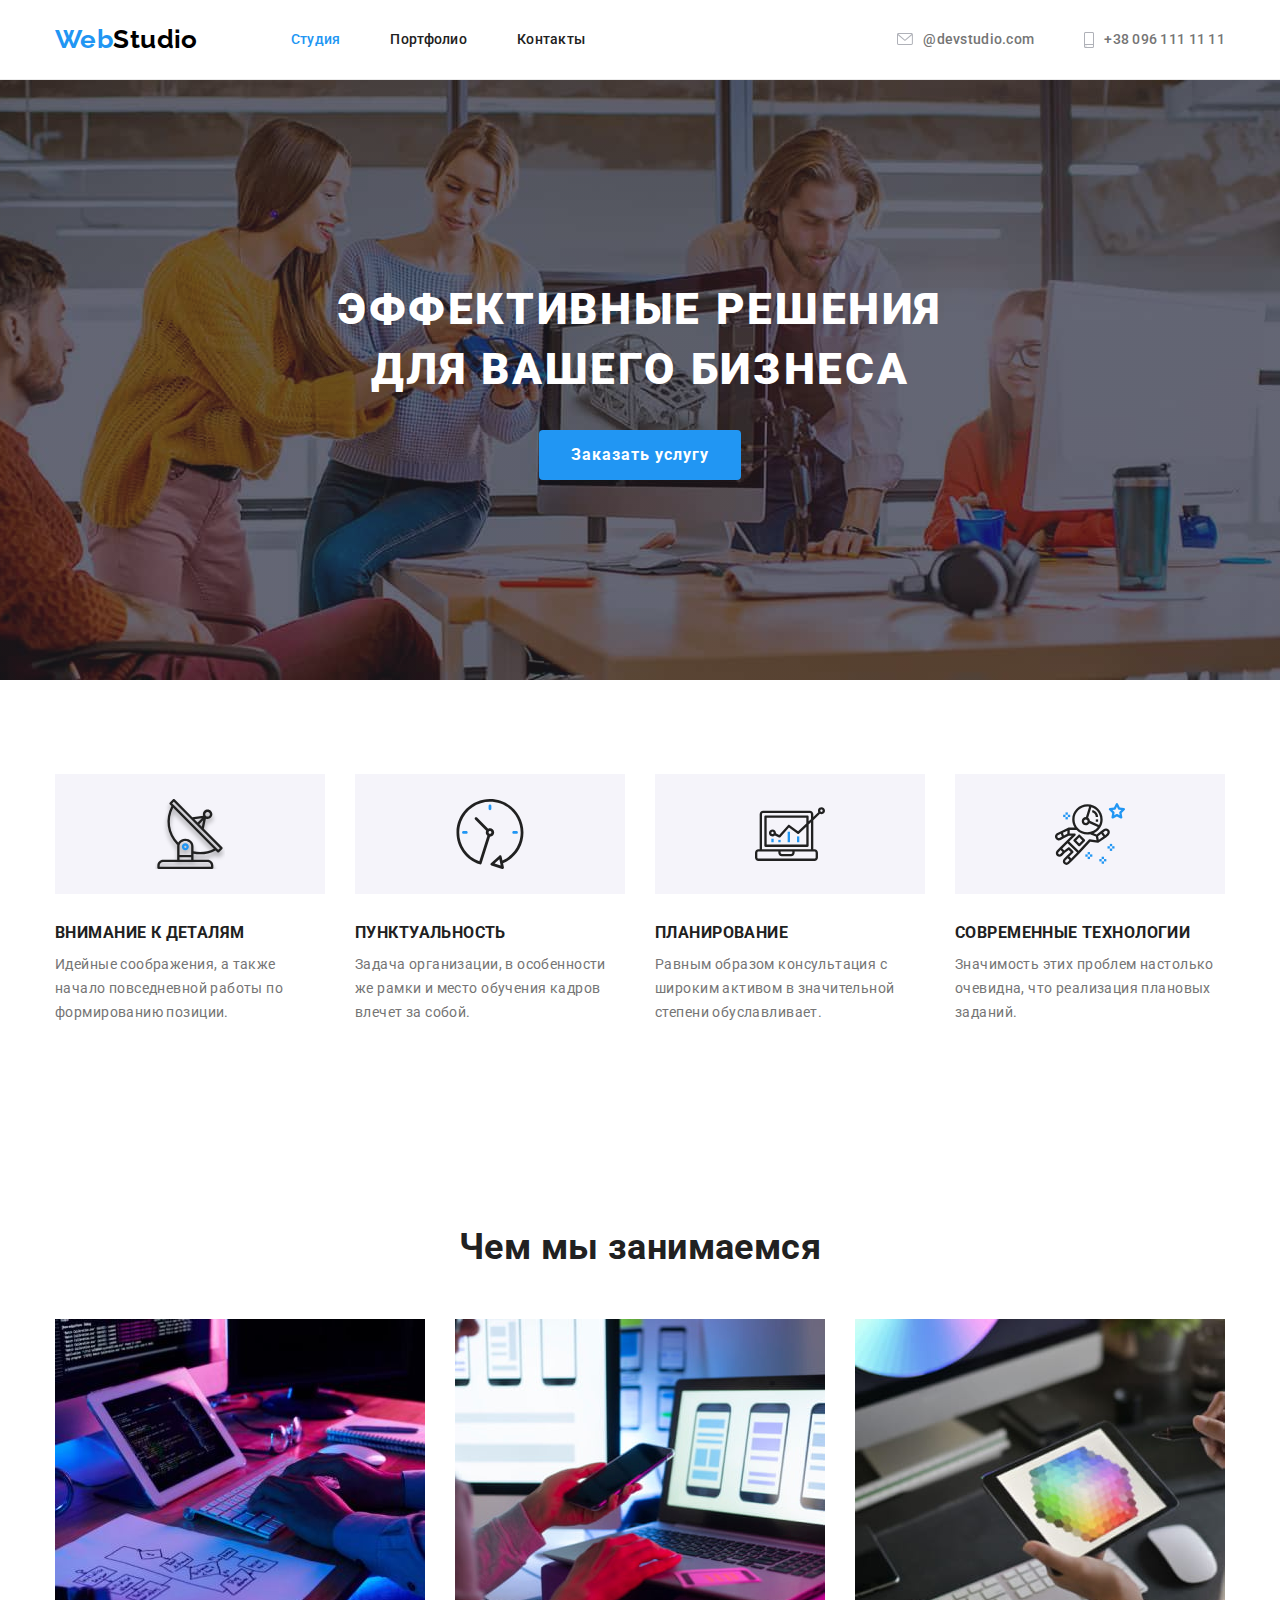
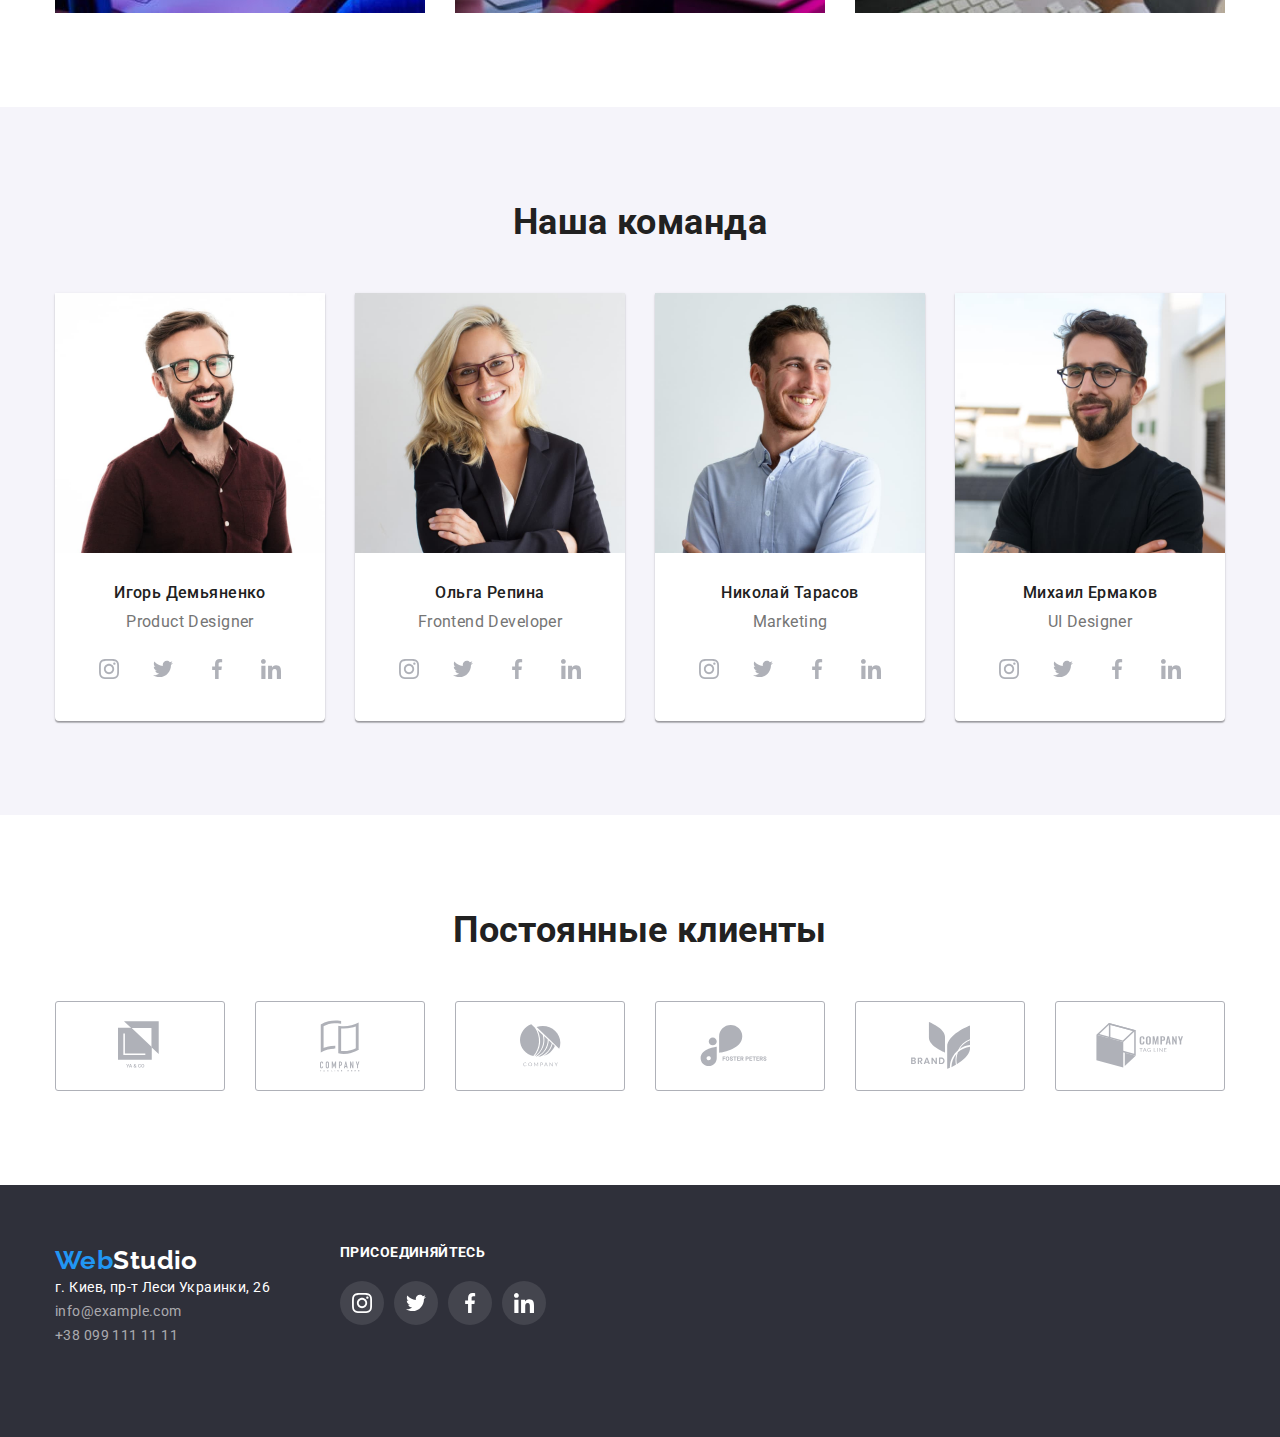
<file: index.html>
<!DOCTYPE html>
<html lang="ru">
  <head>
    <meta charset="UTF-8" />
    <meta http-equiv="X-UA-Compatible" content="IE=edge" />
    <meta name="viewport" content="width=device-width, initial-scale=1.0" />

    <title>Студия</title>
    <link rel="stylesheet" href="https://cdnjs.cloudflare.com/ajax/libs/modern-normalize/1.0.0/modern-normalize.min.css" />
    <link rel="preconnect" href="https://fonts.gstatic.com" />
    <link
      href="https://fonts.googleapis.com/css2?family=Raleway:wght@700&family=Roboto:wght@400;500;700;900&display=swap"
      rel="stylesheet"
    />
    <link rel="stylesheet" href="./css/styles.css" />
  </head>
  <body>
    <header class="page-header">
      <div class="container">
        <a href="./" class="link logo"><span class="logo-color">Web</span>Studio</a>
        <nav class="nav">
          <ul class="list site-nav">
            <li class="nav-item current"><a href="./" class="link nav-link">Студия</a></li>
            <li class="nav-item"><a href="./portfolio.html" class="link nav-link">Портфолио</a></li>
            <li class="nav-item"><a href="" class="link nav-link">Контакты</a></li>
          </ul>
        </nav>
        <ul class="list address">
          <li class="address-item">
            <a href="mailto:info@devstudio.com" class="link address-link">
              <svg class="envelope-icon">
                <use href="./images/icons.svg#icon-envelope"></use>
              </svg>
              <span>@devstudio.com</span>
            </a>
          </li>
          <li class="address-item">
            <a href="tel:+380961111111" class="link address-link">
              <svg class="smartphone-icon">
                <use href="./images/icons.svg#icon-smartphone"></use>
              </svg>
              <span>+38 096 111 11 11</span>
            </a>
          </li>
        </ul>
      </div>
    </header>

    <main>
      <!-- Герой -->
      <section class="hero">
        <div class="overlay">
          <div class="container">
            <div class="hero-content">
              <h1 class="hero-title">Эффективные решения для вашего бизнеса</h1>
              <button type="button" class="hero-button">Заказать услугу</button>
            </div>
          </div>
        </div>
      </section>

      <!-- Особенности -->
      <section class="section features">
        <div class="container">
          <h2 class="text-hidden">Особенности</h2>
          <ul class="list grid">
            <li class="features-item grid-item">
              <h3 class="features-item-title">Внимание к деталям</h3>
              <p class="features-item-text">Идейные соображения, а также начало повседневной работы по формированию позиции.</p>
            </li>
            <li class="features-item grid-item">
              <h3 class="features-item-title">Пунктуальность</h3>
              <p class="features-item-text">Задача организации, в особенности же рамки и место обучения кадров влечет за собой.</p>
            </li>
            <li class="features-item grid-item">
              <h3 class="features-item-title">Планирование</h3>
              <p class="features-item-text">Равным образом консультация с широким активом в значительной степени обуславливает.</p>
            </li>
            <li class="features-item grid-item">
              <h3 class="features-item-title">Современные технологии</h3>
              <p class="features-item-text">Значимость этих проблем настолько очевидна, что реализация плановых заданий.</p>
            </li>
          </ul>
        </div>
      </section>

      <!-- Деятельность -->
      <section class="section">
        <div class="container">
          <h2 class="title">Чем мы занимаемся</h2>
          <ul class="list grid">
            <li class="operation-item grid-item">
              <img src="./images/about/box1.jpg" class="operation-img" alt="Компьютер." width="370" height="294" />
            </li>
            <li class="operation-item grid-item">
              <img src="./images/about/box2.jpg" class="operation-img" alt="Смартфон" width="370" height="294" />
            </li>
            <li class="operation-item grid-item">
              <img src="./images/about/box3.jpg" class="operation-img" alt="Планшет" width="370" height="294" />
            </li>
          </ul>
        </div>
      </section>

      <!-- Наша команда -->
      <section class="section team">
        <div class="container">
          <h2 class="title">Наша команда</h2>
          <ul class="list grid">
            <li class="team-item grid-item">
              <img src="./images/photo/img1.jpg" class="team-img" alt="Дизайнер продукта" width="270" height="260" />
              <h3 class="team-name">Игорь Демьяненко</h3>
              <p class="team-text">Product Designer</p>
              <ul class="soc-list list">
                <li class="soc-item">
                  <a href="" class="soc-link">
                    <svg class="soc-icon" width="20" height="20">
                      <use href="./images/icons.svg#icon-instagram"></use>
                    </svg>
                  </a>
                </li>
                <li class="soc-item">
                  <a href="" class="soc-link">
                    <svg class="soc-icon" width="20" height="20">
                      <use href="./images/icons.svg#icon-twitter"></use>
                    </svg>
                  </a>
                </li>
                <li class="soc-item">
                  <a href="" class="soc-link">
                    <svg class="soc-icon" width="20" height="20">
                      <use href="./images/icons.svg#icon-facebook"></use>
                    </svg>
                  </a>
                </li>
                <li class="soc-item">
                  <a href="" class="soc-link">
                    <svg class="soc-icon" width="20" height="20">
                      <use href="./images/icons.svg#icon-linkedin"></use>
                    </svg>
                  </a>
                </li>
              </ul>
            </li>
            <li class="team-item grid-item">
              <img src="./images/photo/img2.jpg" class="team-img" alt="Разработчик" width="270" height="260" />
              <h3 class="team-name">Ольга Репина</h3>
              <p class="team-text">Frontend Developer</p>
              <ul class="soc-list list">
                <li class="soc-item">
                  <a href="" class="soc-link">
                    <svg class="soc-icon" width="20" height="20">
                      <use href="./images/icons.svg#icon-instagram"></use>
                    </svg>
                  </a>
                </li>
                <li class="soc-item">
                  <a href="" class="soc-link">
                    <svg class="soc-icon" width="20" height="20">
                      <use href="./images/icons.svg#icon-twitter"></use>
                    </svg>
                  </a>
                </li>
                <li class="soc-item">
                  <a href="" class="soc-link">
                    <svg class="soc-icon" width="20" height="20">
                      <use href="./images/icons.svg#icon-facebook"></use>
                    </svg>
                  </a>
                </li>
                <li class="soc-item">
                  <a href="" class="soc-link">
                    <svg class="soc-icon" width="20" height="20">
                      <use href="./images/icons.svg#icon-linkedin"></use>
                    </svg>
                  </a>
                </li>
              </ul>
            </li>
            <li class="team-item grid-item">
              <img src="./images/photo/img3.jpg" class="team-img" alt="Маркетолог" width="270" height="260" />
              <h3 class="team-name">Николай Тарасов</h3>
              <p class="team-text">Marketing</p>
              <ul class="soc-list list">
                <li class="soc-item">
                  <a href="" class="soc-link">
                    <svg class="soc-icon" width="20" height="20">
                      <use href="./images/icons.svg#icon-instagram"></use>
                    </svg>
                  </a>
                </li>
                <li class="soc-item">
                  <a href="" class="soc-link">
                    <svg class="soc-icon" width="20" height="20">
                      <use href="./images/icons.svg#icon-twitter"></use>
                    </svg>
                  </a>
                </li>
                <li class="soc-item">
                  <a href="" class="soc-link">
                    <svg class="soc-icon" width="20" height="20">
                      <use href="./images/icons.svg#icon-facebook"></use>
                    </svg>
                  </a>
                </li>
                <li class="soc-item">
                  <a href="" class="soc-link">
                    <svg class="soc-icon" width="20" height="20">
                      <use href="./images/icons.svg#icon-linkedin"></use>
                    </svg>
                  </a>
                </li>
              </ul>
            </li>
            <li class="team-item grid-item">
              <img src="./images/photo/img4.jpg" class="team-img" alt="Конструктор пользовательского интерфейса" width="270" height="260" />
              <h3 class="team-name">Михаил Ермаков</h3>
              <p class="team-text">UI Designer</p>
              <ul class="soc-list list">
                <li class="soc-item">
                  <a href="" class="soc-link">
                    <svg class="soc-icon" width="20" height="20">
                      <use href="./images/icons.svg#icon-instagram"></use>
                    </svg>
                  </a>
                </li>
                <li class="soc-item">
                  <a href="" class="soc-link">
                    <svg class="soc-icon" width="20" height="20">
                      <use href="./images/icons.svg#icon-twitter"></use>
                    </svg>
                  </a>
                </li>
                <li class="soc-item">
                  <a href="" class="soc-link">
                    <svg class="soc-icon" width="20" height="20">
                      <use href="./images/icons.svg#icon-facebook"></use>
                    </svg>
                  </a>
                </li>
                <li class="soc-item">
                  <a href="" class="soc-link">
                    <svg class="soc-icon" width="20" height="20">
                      <use href="./images/icons.svg#icon-linkedin"></use>
                    </svg>
                  </a>
                </li>
              </ul>
            </li>
          </ul>
        </div>
      </section>
    </main>

    <section class="section">
      <div class="container">
        <h2 class="title">Постоянные клиенты</h2>
        <ul class="clients-list list grid">
          <li class="clients-item grid-item">
            <a href="" class="link client-link">
              <svg class="client-icon" width="45" height="50">
                <use href="./images/icons.svg#icon-logo1"></use>
              </svg>
            </a>
          </li>
          <li class="clients-item grid-item">
            <a href="" class="link client-link">
              <svg class="client-icon" width="40" height="52">
                <use href="./images/icons.svg#icon-logo2"></use>
              </svg>
            </a>
          </li>
          <li class="clients-item grid-item">
            <a href="" class="link client-link">
              <svg class="client-icon" width="41" height="43">
                <use href="./images/icons.svg#icon-logo3"></use>
              </svg>
            </a>
          </li>
          <li class="clients-item grid-item">
            <a href="" class="link client-link">
              <svg class="client-icon" width="80" height="42">
                <use href="./images/icons.svg#icon-logo4"></use>
              </svg>
            </a>
          </li>
          <li class="clients-item grid-item">
            <a href="" class="link client-link">
              <svg class="client-icon" width="59" height="47">
                <use href="./images/icons.svg#icon-logo5"></use>
              </svg>
            </a>
          </li>
          <li class="clients-item grid-item">
            <a href="" class="link client-link">
              <svg class="client-icon" width="88" height="45">
                <use href="./images/icons.svg#icon-logo6"></use>
              </svg>
            </a>
          </li>
        </ul>
      </div>
    </section>

    <footer class="footer">
      <div class="container">
        <div>
          <a href="./" class="link logo"><span class="logo-color">Web</span>Studio</a>
          <address>
            <ul class="list">
              <li>
                <a href="https://goo.gl/maps/fyFfX9XR5Mxzys699" class="link contacts-adr" target="_blank" rel="noreferrer noopener"
                  >г. Киев, пр-т Леси Украинки, 26
                </a>
              </li>
              <li><a href="mailto:info@example.com" class="link contacts-link">info@example.com</a></li>
              <li><a href="tel:+380991111111" class="link contacts-link">+38 099 111 11 11</a></li>
            </ul>
          </address>
        </div>

        <div class="social">
          <h2 class="social-title">присоединяйтесь</h2>
          <ul class="social-list list">
            <li class="social-item">
              <a href="" class="soc-net-link">
                <svg class="soc-net" width="20" height="20">
                  <use href="./images/icons.svg#icon-instagram"></use>
                </svg>
              </a>
            </li>
            <li class="social-item">
              <a href="" class="soc-net-link">
                <svg class="soc-net" width="20" height="20">
                  <use href="./images/icons.svg#icon-twitter"></use>
                </svg>
              </a>
            </li>
            <li class="social-item">
              <a href="" class="soc-net-link">
                <svg class="soc-net" width="20" height="20">
                  <use href="./images/icons.svg#icon-facebook"></use>
                </svg>
              </a>
            </li>
            <li class="social-item">
              <a href="" class="soc-net-link">
                <svg class="soc-net" width="20" height="20">
                  <use href="./images/icons.svg#icon-linkedin"></use>
                </svg>
              </a>
            </li>
          </ul>
        </div>
      </div>
    </footer>
  </body>
</html>
</file>
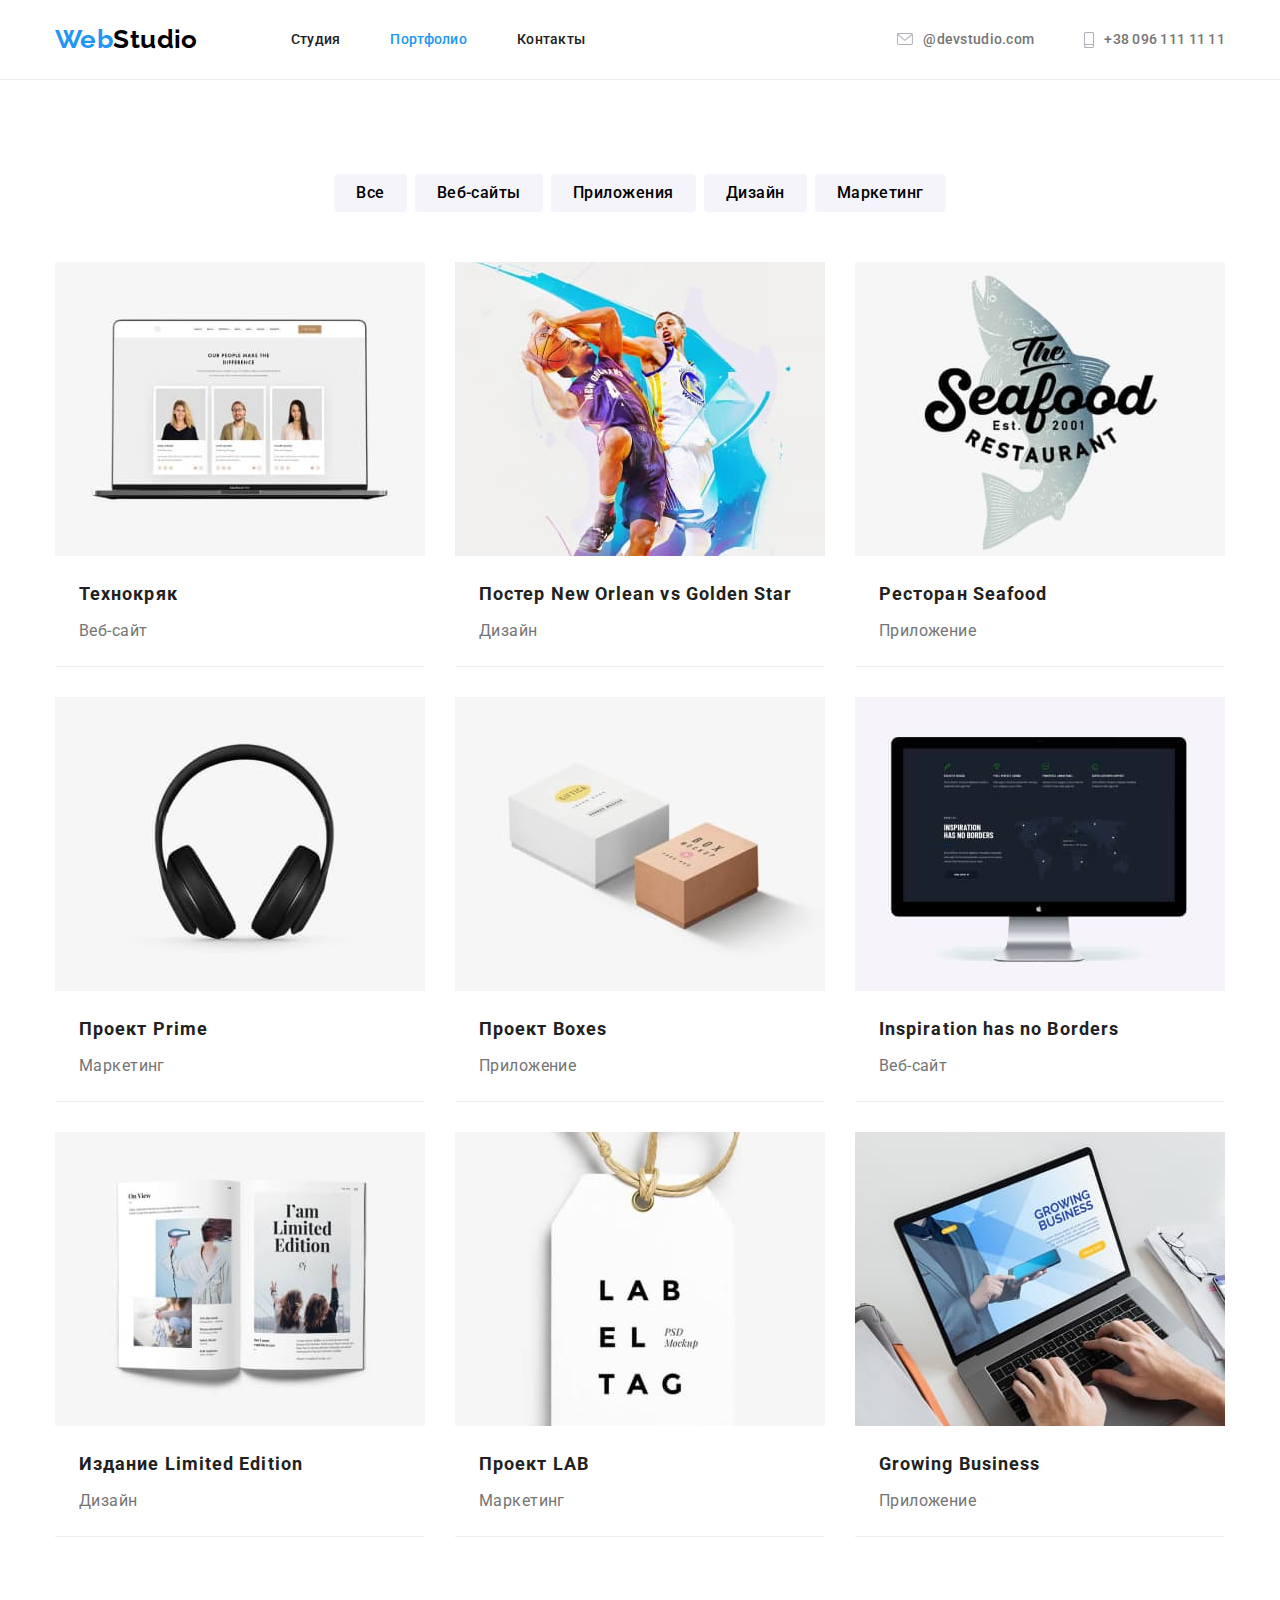
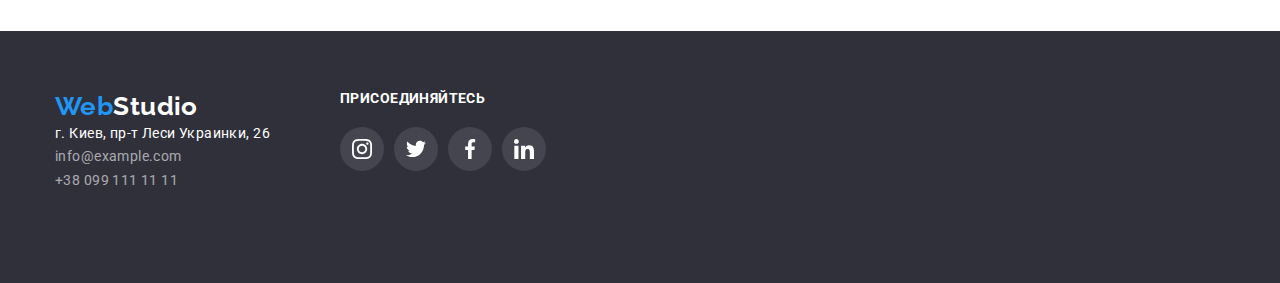
<file: portfolio.html>
<!DOCTYPE html>
<html lang="ru">
  <head>
    <meta charset="UTF-8" />
    <meta http-equiv="X-UA-Compatible" content="IE=edge" />
    <meta name="viewport" content="width=device-width, initial-scale=1.0" />
    <title>Портфолио</title>
    <link rel="stylesheet" href="https://cdnjs.cloudflare.com/ajax/libs/modern-normalize/1.0.0/modern-normalize.min.css" />
    <link rel="preconnect" href="https://fonts.gstatic.com" />
    <link
      href="https://fonts.googleapis.com/css2?family=Raleway:wght@700&family=Roboto:wght@400;500;700;900&display=swap"
      rel="stylesheet"
    />
    <link rel="stylesheet" href="./css/styles.css" />
  </head>
  <body>
    <header class="page-header">
      <div class="container">
        <a href="./" class="link logo"><span class="logo-color">Web</span>Studio</a>
        <nav class="nav">
          <ul class="list site-nav">
            <li class="nav-item"><a href="./" class="link nav-link">Студия</a></li>
            <li class="nav-item current"><a href="./portfolio.html" class="link nav-link">Портфолио</a></li>
            <li class="nav-item"><a href="" class="link nav-link">Контакты</a></li>
          </ul>
        </nav>
        <ul class="list address">
          <li class="address-item">
            <a href="mailto:info@devstudio.com" class="link address-link">
              <svg class="envelope-icon">
                <use href="./images/icons.svg#icon-envelope"></use>
              </svg>
              <span>@devstudio.com</span>
            </a>
          </li>
          <li class="address-item">
            <a href="tel:+380961111111" class="link address-link">
              <svg class="smartphone-icon">
                <use href="./images/icons.svg#icon-smartphone"></use>
              </svg>
              <span>+38 096 111 11 11</span>
            </a>
          </li>
        </ul>
      </div>
    </header>


    <main>
      <section class="section projects">
        <div class="container">
          <h1 class="text-hidden">Проекты</h1>
          <ul class="list buttons-block">
            <li class="buttons-item"><button type="button" class="buttons current-btn">Все</button></li>
            <li class="buttons-item"><button type="button" class="buttons">Веб-сайты</button></li>
            <li class="buttons-item"><button type="button" class="buttons">Приложения</button></li>
            <li class="buttons-item"><button type="button" class="buttons">Дизайн</button></li>
            <li class="buttons-item"><button type="button" class="buttons">Маркетинг</button></li>
          </ul>
          <ul class="list projects-list grid">
            <li class="project-item grid-item">
              <a href="" class="project-link link">
                <img src="./images/projects/img1.jpg" alt="оформление проекта" class="project-img" width="370" height="294" />
                <div class="project-text">
                  <h2 class="project-name">Технокряк</h2>
                  <p class="project-caption">Веб-сайт</p>
                </div>
              </a>
            </li>
            <li class="project-item grid-item">
              <a href="" class="project-link link">
                <img src="./images/projects/img2.jpg" alt="оформление проекта" class="project-img" width="370" height="294" />
                <div class="project-text">
                  <h2 class="project-name">Постер New Orlean vs Golden Star</h2>
                  <p class="project-caption">Дизайн</p>
                </div>
              </a>
            </li>
            <li class="project-item grid-item">
              <a href="" class="project-link link">
                <img src="./images/projects/img3.jpg" alt="оформление проекта" class="project-img" width="370" height="294" />
                <div class="project-text">
                  <h2 class="project-name">Ресторан Seafood</h2>
                  <p class="project-caption">Приложение</p>
                </div>
              </a>
            </li>
            <li class="project-item grid-item">
              <a href="" class="project-link link">
                <img src="./images/projects/img4.jpg" alt="оформление проекта" class="project-img" width="370" height="294" />
                <div class="project-text">
                  <h2 class="project-name">Проект Prime</h2>
                  <p class="project-caption">Маркетинг</p>
                </div>
              </a>
            </li>
            <li class="project-item grid-item">
              <a href="" class="project-link link">
                <img src="./images/projects/img5.jpg" alt="оформление проекта" class="project-img" width="370" height="294" />
                <div class="project-text">
                  <h2 class="project-name">Проект Boxes</h2>
                  <p class="project-caption">Приложение</p>
                </div>
              </a>
            </li>
            <li class="project-item grid-item">
              <a href="" class="project-link link">
                <img src="./images/projects/img6.jpg" alt="оформление проекта" class="project-img" width="370" height="294" />
                <div class="project-text">
                  <h2 class="project-name">Inspiration has no Borders</h2>
                  <p class="project-caption">Веб-сайт</p>
                </div>
              </a>
            </li>
            <li class="project-item grid-item">
              <a href="" class="project-link link">
                <img src="./images/projects/img7.jpg" alt="оформление проекта" class="project-img" width="370" height="294" />
                <div class="project-text">
                  <h2 class="project-name">Издание Limited Edition</h2>
                  <p class="project-caption">Дизайн</p>
                </div>
              </a>
            </li>
            <li class="project-item grid-item">
              <a href="" class="project-link link">
                <img src="./images/projects/img8.jpg" alt="оформление проекта" class="project-img" width="370" height="294" />
                <div class="project-text">
                  <h2 class="project-name">Проект LAB</h2>
                  <p class="project-caption">Маркетинг</p>
                </div>
              </a>
            </li>
            <li class="project-item grid-item">
              <a href="" class="project-link link">
                <img src="./images/projects/img9.jpg" alt="оформление проекта" class="project-img" width="370" height="294" />
                <div class="project-text">
                  <h2 class="project-name">Growing Business</h2>
                  <p class="project-caption">Приложение</p>
                </div>
              </a>
            </li>
          </ul>
        </div>
      </section>
    </main>

    <footer class="footer">
      <div class="container">
        <div>
          <a href="./" class="link logo"><span class="logo-color">Web</span>Studio</a>
          <address>
            <ul class="list">
              <li>
                <a href="https://goo.gl/maps/fyFfX9XR5Mxzys699" class="link contacts-adr" target="_blank" rel="noreferrer noopener"
                  >г. Киев, пр-т Леси Украинки, 26
                </a>
              </li>
              <li><a href="mailto:info@example.com" class="link contacts-link">info@example.com</a></li>
              <li><a href="tel:+380991111111" class="link contacts-link">+38 099 111 11 11</a></li>
            </ul>
          </address>
        </div>

        <div class="social">
          <h2 class="social-title">присоединяйтесь</h2>
          <ul class="social-list list">
            <li class="social-item">
              <a href="" class="soc-net-link">
                <svg class="soc-net" width="20" height="20">
                  <use href="./images/icons.svg#icon-instagram"></use>
                </svg>
              </a>
            </li>
            <li class="social-item">
              <a href="" class="soc-net-link">
                <svg class="soc-net" width="20" height="20">
                  <use href="./images/icons.svg#icon-twitter"></use>
                </svg>
              </a>
            </li>
            <li class="social-item">
              <a href="" class="soc-net-link">
                <svg class="soc-net" width="20" height="20">
                  <use href="./images/icons.svg#icon-facebook"></use>
                </svg>
              </a>
            </li>
            <li class="social-item">
              <a href="" class="soc-net-link">
                <svg class="soc-net" width="20" height="20">
                  <use href="./images/icons.svg#icon-linkedin"></use>
                </svg>
              </a>
            </li>
          </ul>
        </div>
      </div>
    </footer>
  </body>
</html>
</file>
<file: css/styles.css>
/* global --------------------------------------------------*/
:root {
  --basic-text: #212121;
  --secondary-text: #757575;
  --accent: #2196f3;
  --accent-hover: #188ce8;
  --bgc: #f5f4fa;
  --bgc-dark: #2f303a;
  --icon-color: #afb1b8;
  --img-overlay: rgba(47, 48, 58, 0.4);
  --half-tone: rgba(255, 255, 255, 0.6);
  --shadow: rgba(0, 0, 0, 0.15);

  --grid-item: 1;
}

h1,
h2,
h3,
h4,
h5,
h6,
p {
  margin-top: 0;
}

img {
  display: block;
  max-width: 100%;
  height: auto;
}

body {
  font-family: Roboto, sans-serif;
  font-size: 14px;
  background-color: white;
  color: var(--basic-text);
  letter-spacing: 0.03em;
}

.logo {
  font-family: Raleway;
  font-weight: 700;
  font-size: 26px;
  line-height: 1.19;
}

.logo-color {
  color: var(--accent);
}

.link {
  font-style: normal;
  text-decoration: none;
}

.list {
  list-style: none;
  margin: 0;
  padding: 0;
}

.container {
  width: 1200px;
  padding: 0 15px;
  margin: 0 auto;
}

.section {
  padding: 94px 0;
}

.title {
  font-weight: 700;
  font-size: 36px;
  line-height: 1.17;
  text-align: center;
  margin-bottom: 50px;
}

.text-hidden {
  position: absolute !important;
  clip: rect(1px 1px 1px 1px);
  clip: rect(1px, 1px, 1px, 1px);
  padding: 0 !important;
  border: 0 !important;
  height: 1px !important;
  width: 1px !important;
  overflow: hidden;
}

.grid {
  display: flex;
  flex-wrap: wrap;
  margin-left: -30px;
  margin-top: -30px;
}

.grid-item {
  flex-basis: calc((100% - 30px * var(--grid-item)) / var(--grid-item));
  margin-left: 30px;
  margin-top: 30px;
}

/* global-header ------------------------------------------*/
.page-header {
  display: flex;
  padding: 20px 0;
  height: 80px;
  border-bottom: 1px solid #ececec;
}

.page-header .container {
  display: flex;
  justify-content: flex-start;
  align-items: center;
}

.page-header .logo {
  color: black;
}

.site-nav {
  display: flex;
  margin-left: 93px;
}

.nav-link {
  display: block;
  padding-top: 7px;
  padding-bottom: 7px;
  font-weight: 500;
  line-height: 1.14;
  letter-spacing: 0.02em;
  color: inherit;
}

.nav-link:hover,
.nav-link:focus {
  color: var(--accent);
}

.site-nav .nav-item:not(:last-child) {
  margin-right: 50px;
}

.current {
  color: var(--accent);
}

.address {
  display: flex;
  margin-left: auto;
}

.address-item:not(:last-child) {
  margin-right: 50px;
}

.address-link {
  display: flex;
  align-items: center;
  padding-top: 7px;
  padding-bottom: 7px;
  color: var(--secondary-text);
  font-weight: 500;
  line-height: 1.14;
  letter-spacing: 0.02em;
}

.address-link:hover,
.address-link:focus {
  color: var(--accent);
}

.address-link:hover .envelope-icon,
.address-link:hover .smartphone-icon,
.address-link:focus .envelope-icon,
.address-link:focus .smartphone-icon {
  fill: var(--accent-hover);
}

.envelope-icon {
  width: 16px;
  height: 12px;
  margin-right: 10px;
  fill: var(--icon-color);
}

.smartphone-icon {
  width: 10px;
  height: 16px;
  margin-right: 10px;
  fill: var(--icon-color);
}

/* global-footer -----------------------------------------*/
.footer {
  background-color: var(--bgc-dark);
  height: 252px;
  padding: 60px 0;
}

.footer .container {
  display: flex;
}

.footer .logo {
  color: white;
  margin-bottom: 20px;
}

.contacts-adr {
  line-height: 1.71;
  color: white;
}

.contacts-adr:hover,
.contacts-adr:focus {
  color: var(--accent);
}

.contacts-link {
  line-height: 1.71;
  color: var(--half-tone);
}

.contacts-link:hover,
.contacts-link:focus {
  color: var(--accent);
  margin-top: 9px;
}

.social {
  margin-left: 70px;
}

.social-title {
  font-weight: bold;
  font-size: 14px;
  line-height: 1.14;
  text-transform: uppercase;
  margin-bottom: 20px;

  color: #ffffff;
}

.social-list {
  display: flex;
}

.social-list .social-item:not(:last-child) {
  margin-right: 10px;
}

.soc-net-link {
  display: flex;
  justify-content: center;
  align-items: center;
  width: 44px;
  height: 44px;
  background-color: rgba(255, 255, 255, 0.1);

  background-repeat: no-repeat;
  background-position: center;
  border-radius: 50%;
}

.soc-net {
  fill: white;
}

.soc-net-link:hover,
.soc-net-link:focus {
  background-color: var(--accent);
}

/* main-index ----------------------------------------------*/
/*-------------- hero */

.hero {
  text-align: center;
  background-color: var(--icon-color);
  background-image: linear-gradient(to right, rgba(47, 48, 58, 0.4), rgba(47, 48, 58, 0.4));
}

.overlay {
  display: flex;
  align-items: center;
  max-width: 1600px;
  height: 600px;
  margin-left: auto;
  margin-right: auto;

  background-image: linear-gradient(to right, rgba(47, 48, 58, 0.4), rgba(47, 48, 58, 0.4)), url(../images/bg/hero-bg.jpg);
  background-repeat: no-repeat;
  background-position: center;
  background-size: cover;
}

.hero-content {
  width: calc(100% / 12 * 7);
}

.overlay .container {
  display: flex;
  justify-content: center;
}

.hero-title {
  margin-top: 0;
  margin-bottom: 30px;
  font-weight: 900;
  font-size: 44px;
  line-height: 1.36;
  letter-spacing: 0.06em;
  text-transform: uppercase;
  color: white;
}

.hero-button {
  min-width: 130px;
  font-family: inherit;
  font-weight: 700;
  font-size: 16px;
  line-height: 1.87;
  align-items: center;
  letter-spacing: 0.06em;
  color: white;

  padding: 10px 32px;
  background: var(--accent);
  border-radius: 4px;
  border: none;
}

.hero-button:hover {
  background-color: var(--accent-hover);
}

.hero-button:hover {
  cursor: pointer;
}

.features-item {
  --grid-item: 4;
}

.features-item::before {
  display: block;
  content: '';
  height: 120px;
  margin-bottom: 30px;
  background-repeat: no-repeat;
  background-position: center;
  background-color: var(--bgc);
}

.features-item:nth-child(1)::before {
  background-image: url(../images/icon/antenna.svg);
}

.features-item:nth-child(2)::before {
  background-image: url(../images/icon/clock.svg);
}

.features-item:nth-child(3)::before {
  background-image: url(../images/icon/diagram.svg);
}

.features-item:nth-child(4)::before {
  background-image: url(../images/icon/astronaut.svg);
}

.features-title {
}

.features-item-title {
  font-weight: 700;
  line-height: 1.14;
  text-transform: uppercase;
  margin-bottom: 10px;
}

.features-item-text {
  line-height: 1.71;
  color: var(--secondary-text);
}

.section .features {
  padding-bottom: 0;
}

.operation-item {
  --grid-item: 3;
}

/* ---------team */
.team {
  background-color: var(--bgc);
}

/* .team-list {
 
} */

.team-item {
  --grid-item: 4;
  text-align: center;
  padding-bottom: 30px;
  background-color: white;
  box-shadow: 0px 1px 3px rgba(0, 0, 0, 0.12), 0px 1px 1px rgba(0, 0, 0, 0.14), 0px 2px 1px rgba(0, 0, 0, 0.2);
  border-radius: 0px 0px 4px 4px;
}

.team-img {
  margin-bottom: 30px;
}

.team-name {
  font-weight: 500;
  font-size: 16px;
  line-height: 1.19;
  margin-bottom: 10px;
}

.team-text {
  font-size: 16px;
  line-height: 1.19;
  color: var(--secondary-text);
  margin-bottom: 16px;
}

.soc-list {
  display: flex;
  justify-content: space-between;
  padding-left: 32px;
  padding-right: 32px;
}

.soc-link {
  display: flex;
  justify-content: center;
  align-items: center;
  width: 44px;
  height: 44px;
  border-radius: 50%;
}

.soc-link:hover,
.soc-link:focus {
  background-color: var(--accent);
}

.soc-link:hover .soc-icon,
.soc-link:focus .soc-icon {
  fill: white;
}

.soc-icon {
  fill: var(--icon-color);
}

/* --------------clients------------- */
.clients-item {
  --grid-item: 6;
}

.client-link {
  /* display: block; */
  display: flex;
  justify-content: center;
  align-items: center;
  width: 170px;
  height: 90px;
  border: 1px solid #afb1b8;
  border-radius: 3px;
}

.client-icon {
  fill: var(--icon-color);
}

.client-link:hover {
  border: 1px solid var(--accent);
  border-radius: 3px;
}

.client-link:hover .client-icon {
  fill: var(--accent);
}

/* ___________________________portfolio__________________ */
.project-item {
  --grid-item: 3;
  border-bottom: 1px solid #eeeeee;
}

.project-text {
  padding: 0 24px;
  margin-top: 20px;
}

.project-name {
  font-weight: 700;
  font-size: 18px;
  line-height: 2;
  letter-spacing: 0.06em;
  color: var(--basic-text);
  margin-bottom: 4px;
  
}

.project-caption {
  font-size: 16px;
  line-height: 1.87;
  color: var(--secondary-text);
  margin-bottom: 0;
}

.project-link {
  display: block;
  padding-bottom: 20px;

}

.project-link:hover,
.project-link:focus{
  box-shadow: 0px 1px 1px rgba(0, 0, 0, 0.12),
   0px 4px 4px rgba(0, 0, 0, 0.06),
   1px 4px 6px rgba(0, 0, 0, 0.16);
}

/*------------- buttons */
.buttons-block {
  display: flex;
  justify-content: center;
  margin-bottom: 50px;
}

.buttons {
  background-color: var(--bgc);
  border-radius: 4px;
  border: none;
  padding: 6px 22px;
  font-family: inherit;
  font-weight: 500;
  font-size: 16px;
  line-height: 1.62;
  letter-spacing: 0.03em;
  margin-right: 8px;
}

.buttons-item:last-child button {
  margin-right: 0;
}

/* .current-btn {
  background: var(--accent);
  color: white;
} */

.buttons:hover,
.buttons:focus{
  cursor: pointer;
  background: var(--accent);
  color: white;
  box-shadow: 0px 3px 1px rgba(0, 0, 0, 0.1),
  0px 1px 2px rgba(0, 0, 0, 0.08),
  0px 2px 2px rgba(0, 0, 0, 0.12);
}

.buttons:focus {
  background: var(--accent);
  color: white;
}
</file>
